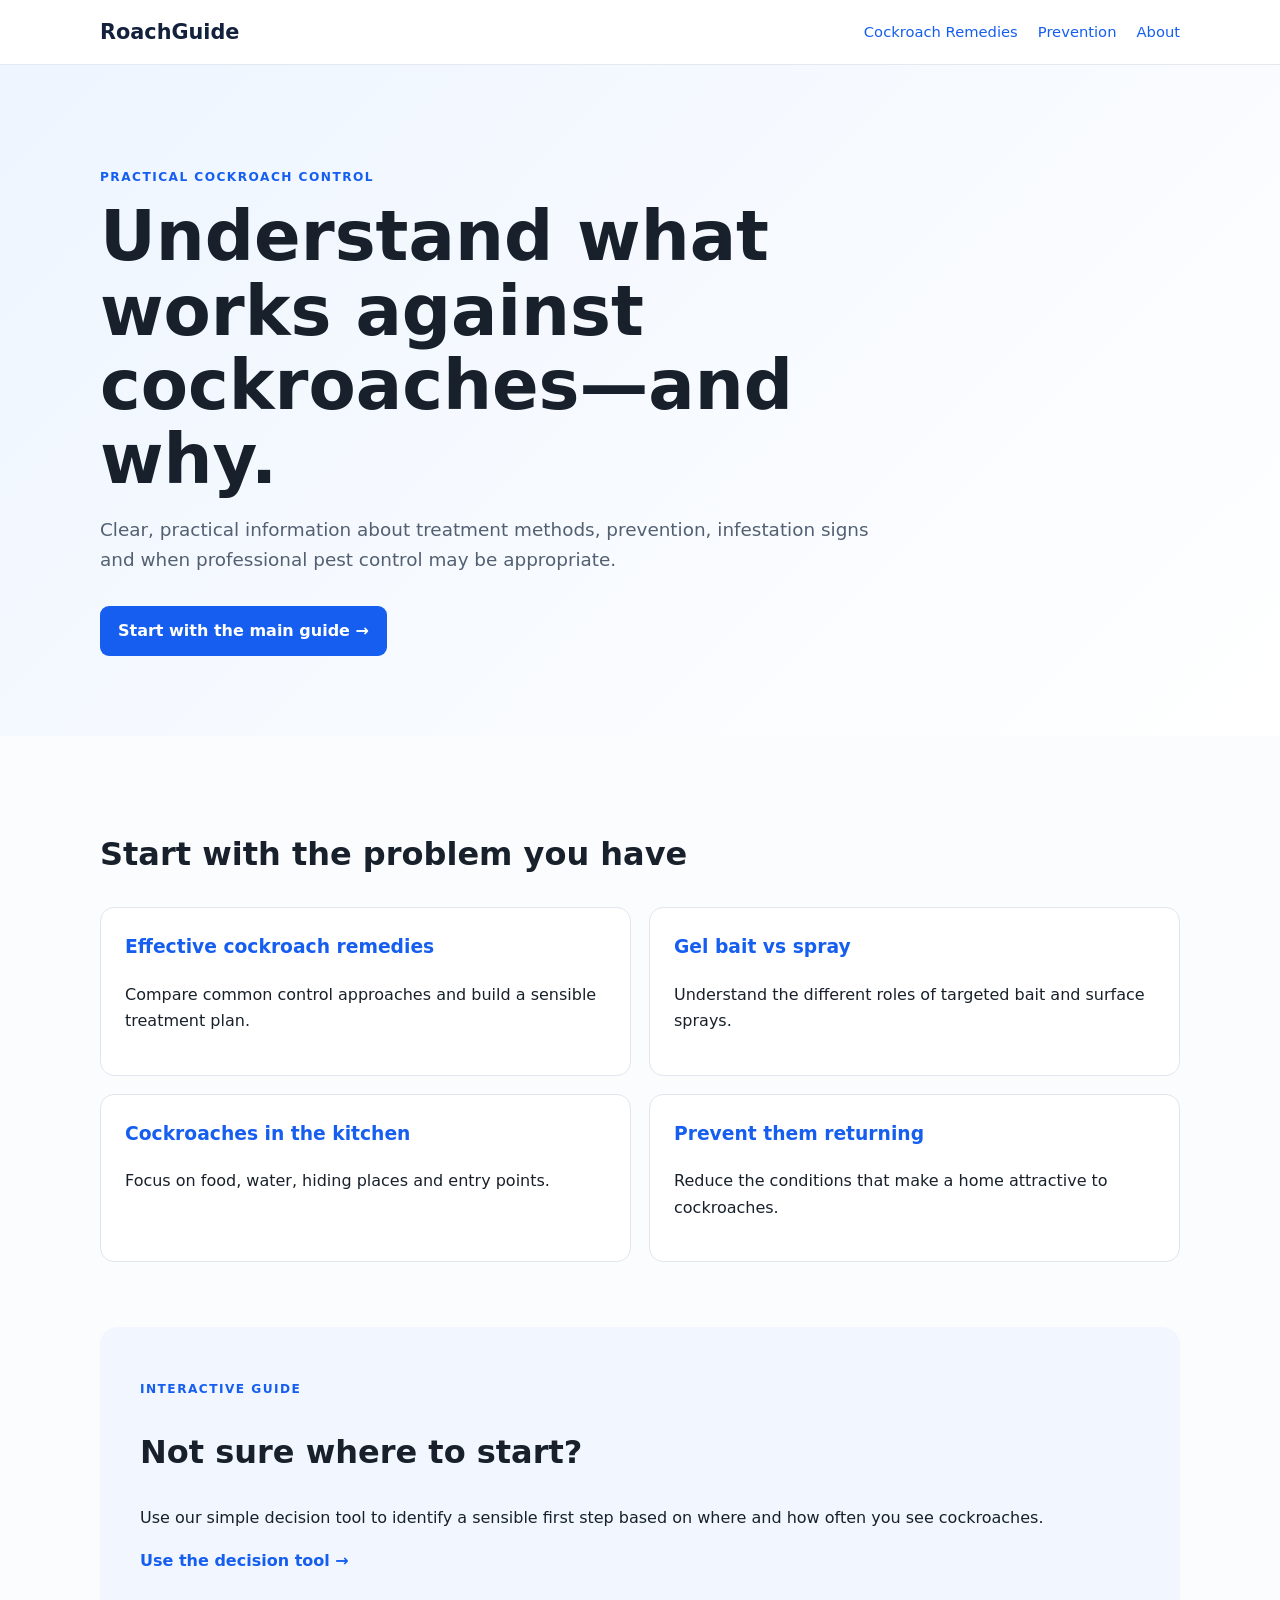
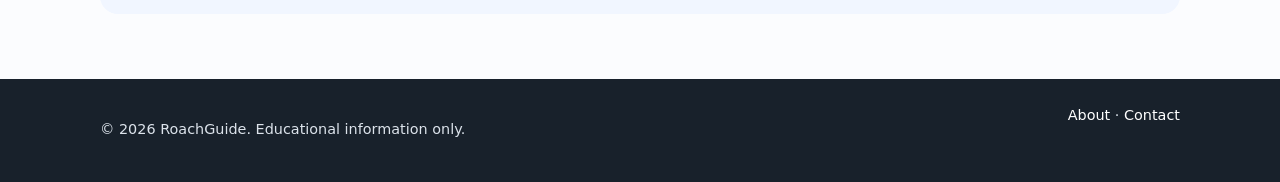
<file: index.html>
<!doctype html>
<html lang="en-IN">
<head>
  <meta charset="utf-8">
  <meta name="viewport" content="width=device-width, initial-scale=1">
  <title>RoachGuide | Practical Cockroach Control</title>
  <meta name="description" content="Practical, evidence-based guidance on cockroach control, treatment options, prevention and infestation signs for Indian homes.">
  <link rel="canonical" href="https://shiva2802.github.io/roachguide/index.html">
  <link rel="stylesheet" href="css/style.css">
  <meta property="og:title" content="RoachGuide | Practical Cockroach Control">
  <meta property="og:description" content="Understand cockroach control methods, prevention and treatment options.">
  <meta property="og:type" content="website">
  <script type="application/ld+json">
  {
    "@context":"https://schema.org",
    "@type":"WebSite",
    "name":"RoachGuide",
    "url":"https://YOUR-SITE.example/"
  }
  </script>
</head>
<body>
<header class="site-header">
  <div class="container nav">
    <a class="brand" href="index.html">RoachGuide</a>
    <nav>
      <a href="cockroach-control/effective-cockroach-killing-remedy.html">Cockroach Remedies</a>
      <a href="cockroach-control/prevent-cockroaches.html">Prevention</a>
      <a href="about.html">About</a>
    </nav>
  </div>
</header>

<main>
<section class="hero">
  <div class="container">
    <p class="eyebrow">PRACTICAL COCKROACH CONTROL</p>
    <h1>Understand what works against cockroaches—and why.</h1>
    <p class="lead">Clear, practical information about treatment methods, prevention, infestation signs and when professional pest control may be appropriate.</p>
    <a class="button" href="cockroach-control/effective-cockroach-killing-remedy.html">Start with the main guide →</a>
  </div>
</section>

<section class="container section">
  <h2>Start with the problem you have</h2>
  <div class="cards">
    <article class="card">
      <h3><a href="cockroach-control/effective-cockroach-killing-remedy.html">Effective cockroach remedies</a></h3>
      <p>Compare common control approaches and build a sensible treatment plan.</p>
    </article>
    <article class="card">
      <h3><a href="cockroach-control/gel-bait-vs-spray.html">Gel bait vs spray</a></h3>
      <p>Understand the different roles of targeted bait and surface sprays.</p>
    </article>
    <article class="card">
      <h3><a href="cockroach-control/cockroach-in-kitchen.html">Cockroaches in the kitchen</a></h3>
      <p>Focus on food, water, hiding places and entry points.</p>
    </article>
    <article class="card">
      <h3><a href="cockroach-control/prevent-cockroaches.html">Prevent them returning</a></h3>
      <p>Reduce the conditions that make a home attractive to cockroaches.</p>
    </article>
  </div>
</section>

<section class="container section tool-preview">
  <div>
    <p class="eyebrow">INTERACTIVE GUIDE</p>
    <h2>Not sure where to start?</h2>
    <p>Use our simple decision tool to identify a sensible first step based on where and how often you see cockroaches.</p>
    <a class="text-link" href="/cockroach-control/effective-cockroach-killing-remedy.html#decision-tool">Use the decision tool →</a>
  </div>
</section>
</main>

<footer>
  <div class="container footer-inner">
    <p>© 2026 RoachGuide. Educational information only.</p>
    <div><a href="about.html">About</a> · <a href="contact.html">Contact</a></div>
  </div>
</footer>
</body>
</html>
</file>
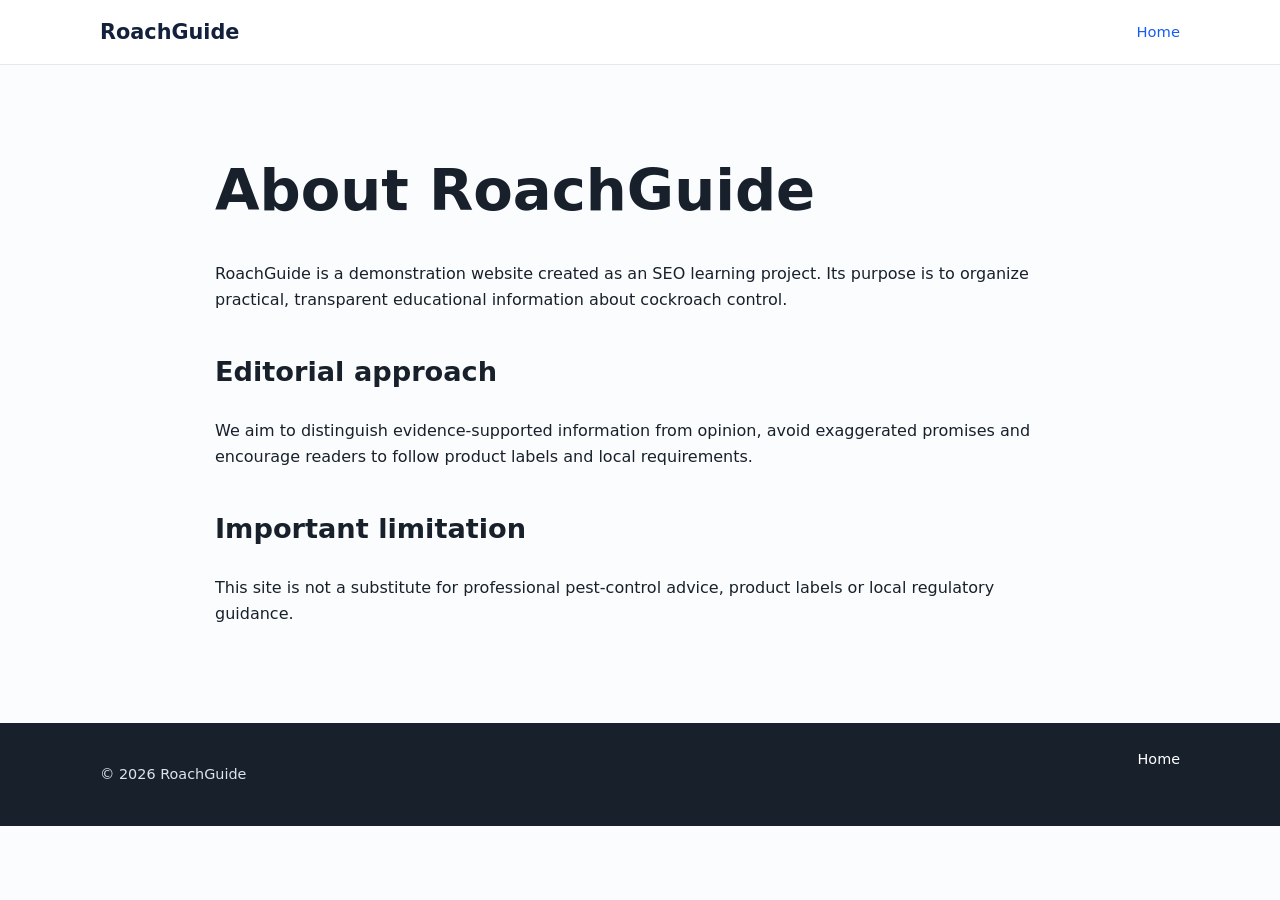
<file: about.html>
<!doctype html>
<html lang="en-IN"><head><meta charset="utf-8"><meta name="viewport" content="width=device-width, initial-scale=1">
<title>About RoachGuide</title><meta name="description" content="About RoachGuide, an educational demonstration site for learning pest-control information and SEO.">
<link rel="canonical" href="https://shiva2802.github.io/roachguide/about.html"><link rel="stylesheet" href="css/style.css"></head>
<body><header class="site-header"><div class="container nav"><a class="brand" href="index.html">RoachGuide</a><nav><a href="index.html">Home</a></nav></div></header>
<main class="container article"><h1>About RoachGuide</h1>
<p>RoachGuide is a demonstration website created as an SEO learning project. Its purpose is to organize practical, transparent educational information about cockroach control.</p>
<h2>Editorial approach</h2><p>We aim to distinguish evidence-supported information from opinion, avoid exaggerated promises and encourage readers to follow product labels and local requirements.</p>
<h2>Important limitation</h2><p>This site is not a substitute for professional pest-control advice, product labels or local regulatory guidance.</p>
</main><footer><div class="container footer-inner"><p>© 2026 RoachGuide</p><a href="index.html">Home</a></div></footer></body></html>
</file>
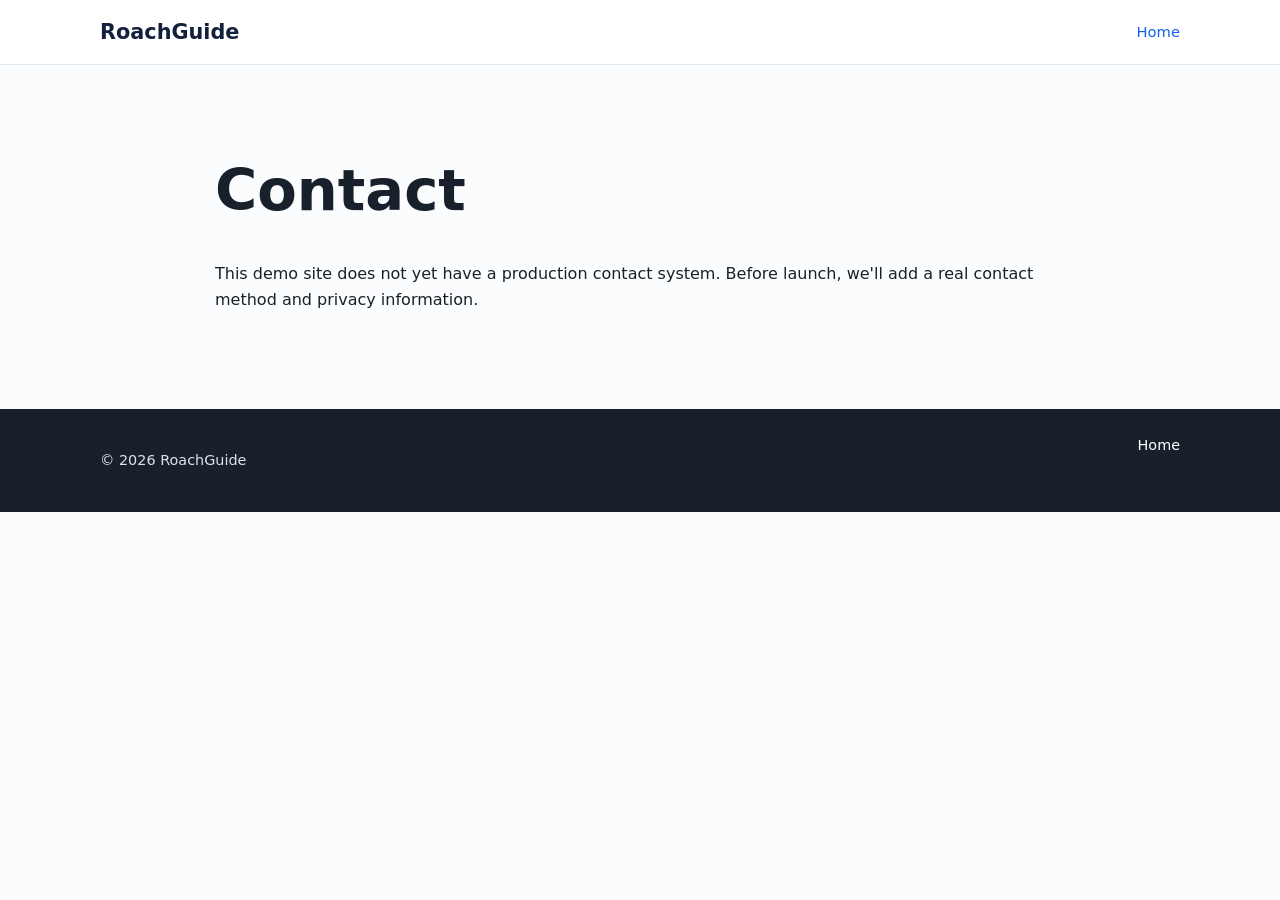
<file: contact.html>
<!doctype html>
<html lang="en-IN"><head><meta charset="utf-8"><meta name="viewport" content="width=device-width, initial-scale=1">
<title>Contact RoachGuide</title><meta name="description" content="Contact page for RoachGuide.">
<link rel="canonical" href="https://shiva2802.github.io/roachguide/contact.html"><link rel="stylesheet" href="css/style.css"></head>
<body><header class="site-header"><div class="container nav"><a class="brand" href="index.html">RoachGuide</a><nav><a href="index.html">Home</a></nav></div></header>
<main class="container article"><h1>Contact</h1><p>This demo site does not yet have a production contact system. Before launch, we'll add a real contact method and privacy information.</p></main>
<footer><div class="container footer-inner"><p>© 2026 RoachGuide</p><a href="index.html">Home</a></div></footer></body></html>
</file>
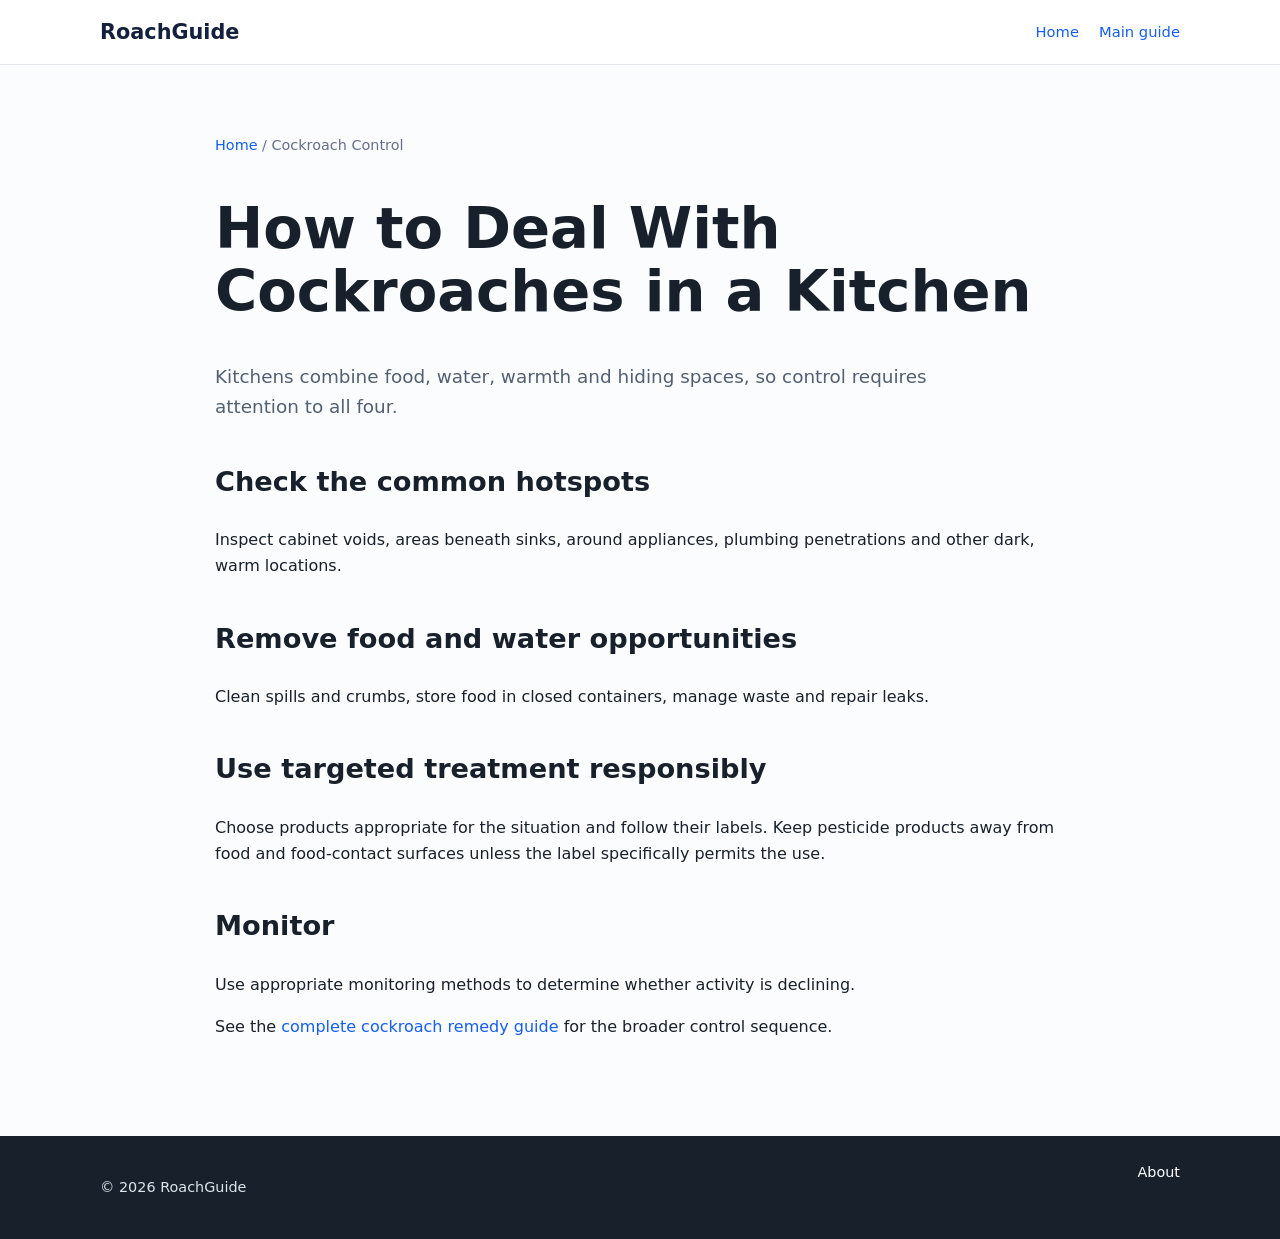
<file: cockroach-control/cockroach-in-kitchen.html>
<!doctype html>
<html lang="en-IN"><head><meta charset="utf-8"><meta name="viewport" content="width=device-width, initial-scale=1">
<title>How to Deal With Cockroaches in a Kitchen | RoachGuide</title>
<meta name="description" content="A practical kitchen-focused cockroach control checklist covering food, water, hiding areas, monitoring and prevention.">
<link rel="canonical" href="https://shiva2802.github.io/roachguide/cockroach-control/cockroach-in-kitchen.html"><link rel="stylesheet" href="../css/style.css"></head>
<body><header class="site-header"><div class="container nav"><a class="brand" href="../index.html">RoachGuide</a><nav><a href="../index.html">Home</a><a href="../cockroach-control/effective-cockroach-killing-remedy.html">Main guide</a></nav></div></header>
<main class="container article"><p class="breadcrumb"><a href="../index.html">Home</a> / Cockroach Control</p><h1>How to Deal With Cockroaches in a Kitchen</h1>
<p class="lead">Kitchens combine food, water, warmth and hiding spaces, so control requires attention to all four.</p>
<h2>Check the common hotspots</h2><p>Inspect cabinet voids, areas beneath sinks, around appliances, plumbing penetrations and other dark, warm locations.</p>
<h2>Remove food and water opportunities</h2><p>Clean spills and crumbs, store food in closed containers, manage waste and repair leaks.</p>
<h2>Use targeted treatment responsibly</h2><p>Choose products appropriate for the situation and follow their labels. Keep pesticide products away from food and food-contact surfaces unless the label specifically permits the use.</p>
<h2>Monitor</h2><p>Use appropriate monitoring methods to determine whether activity is declining.</p>
<p>See the <a href="../cockroach-control/effective-cockroach-killing-remedy.html">complete cockroach remedy guide</a> for the broader control sequence.</p>
</main><footer><div class="container footer-inner"><p>© 2026 RoachGuide</p><a href="../about.html">About</a></div></footer></body></html>
</file>
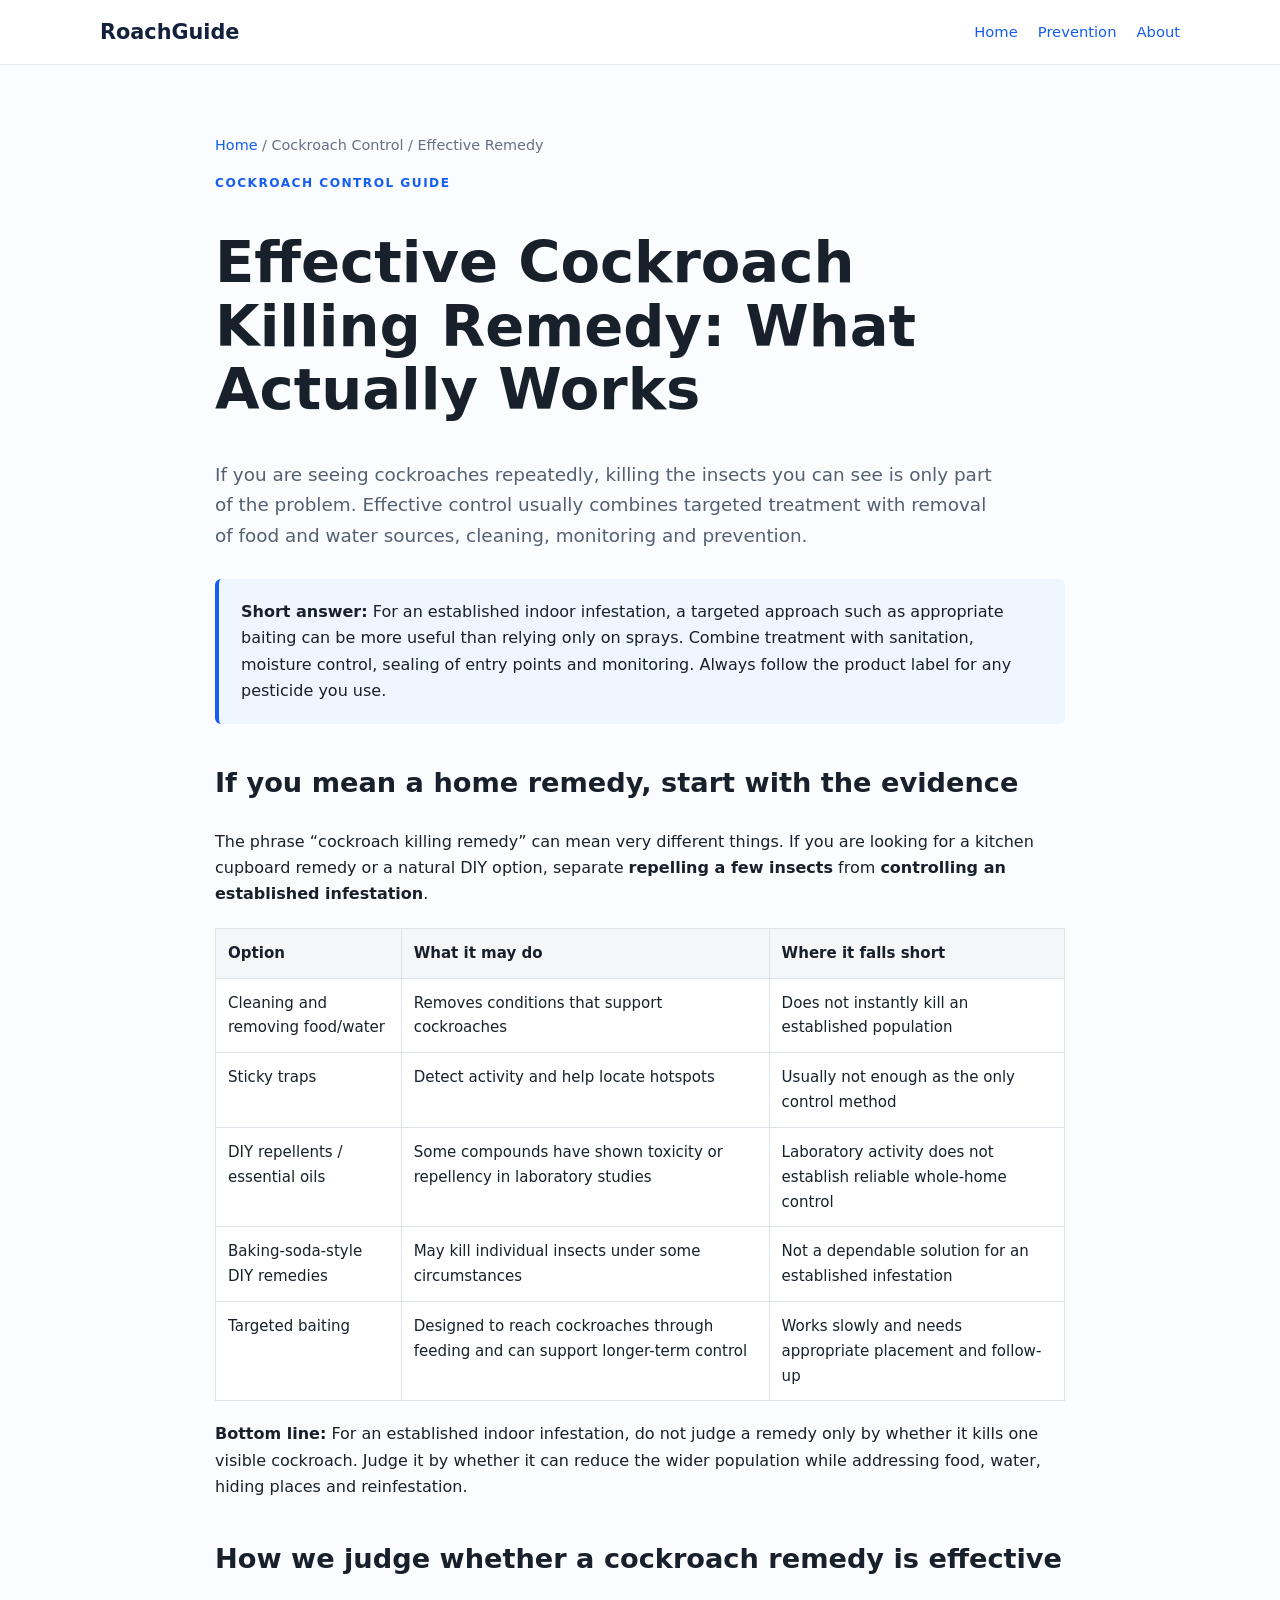
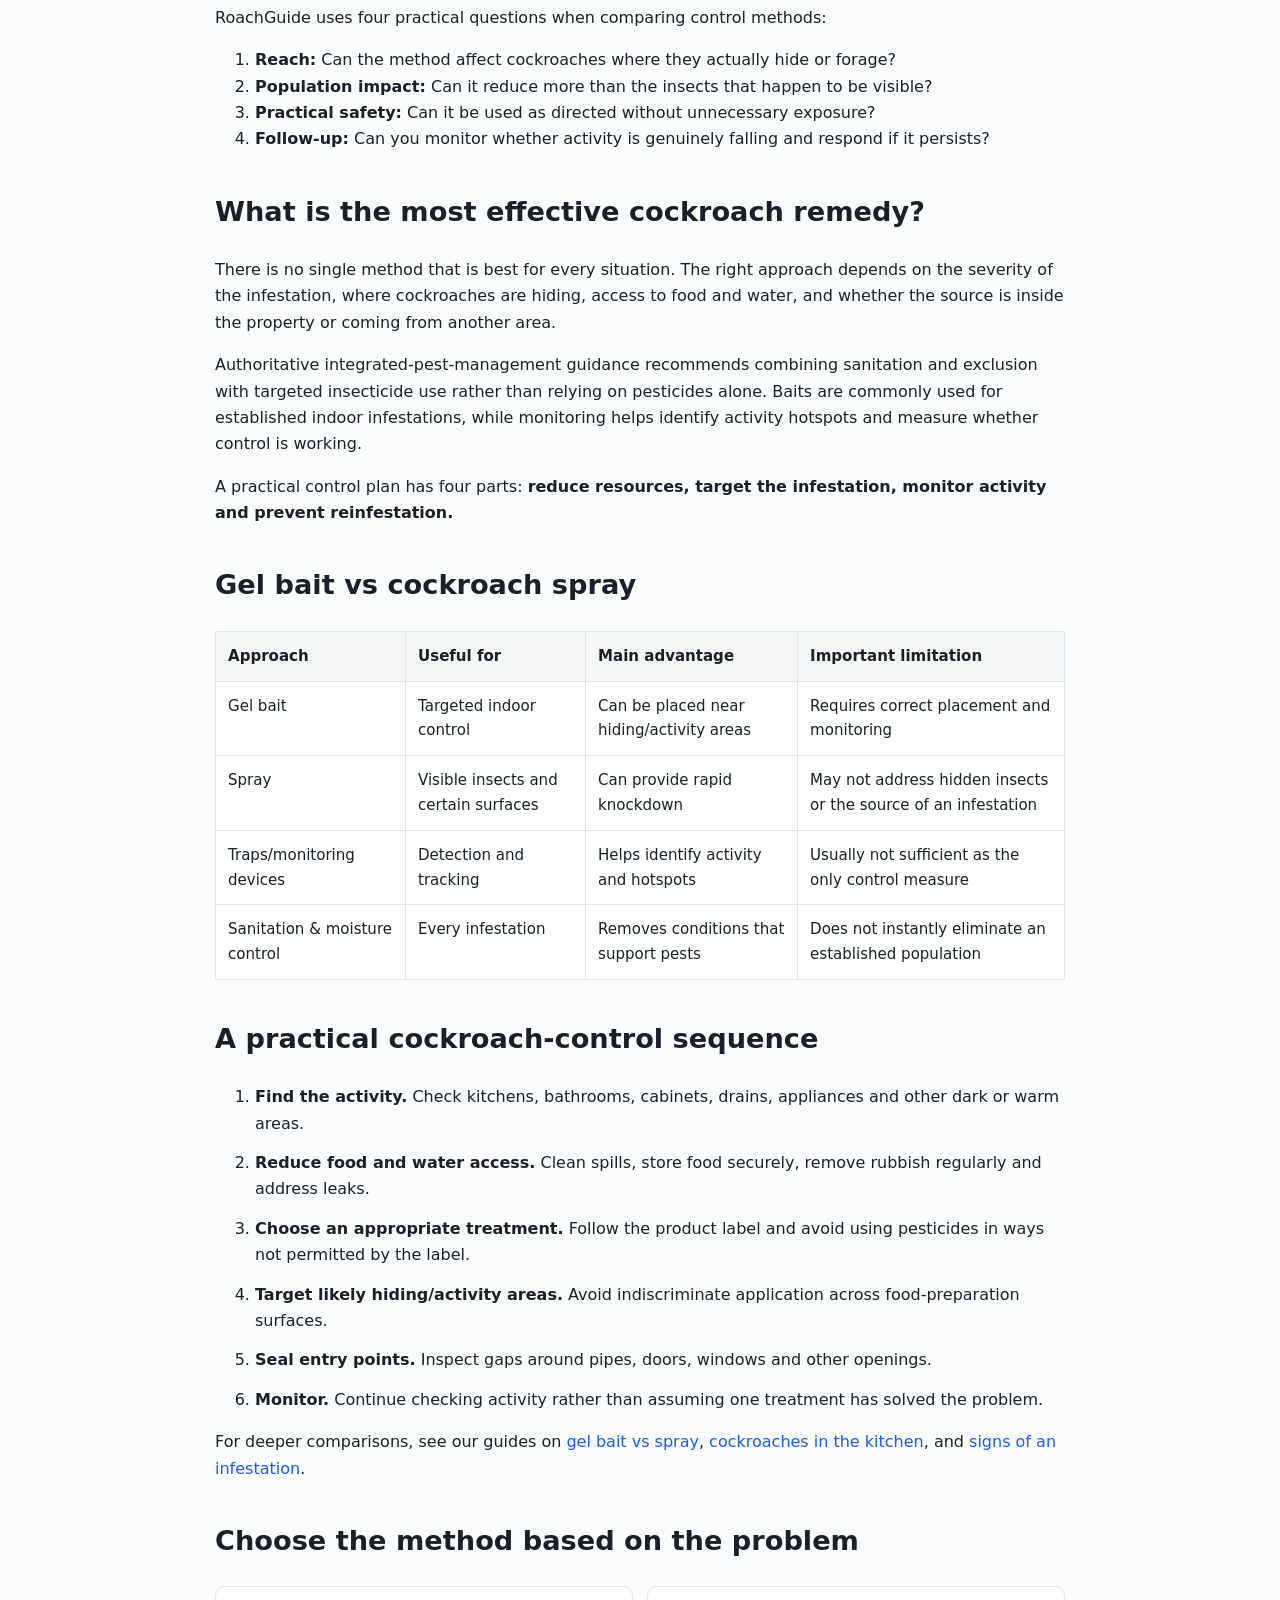
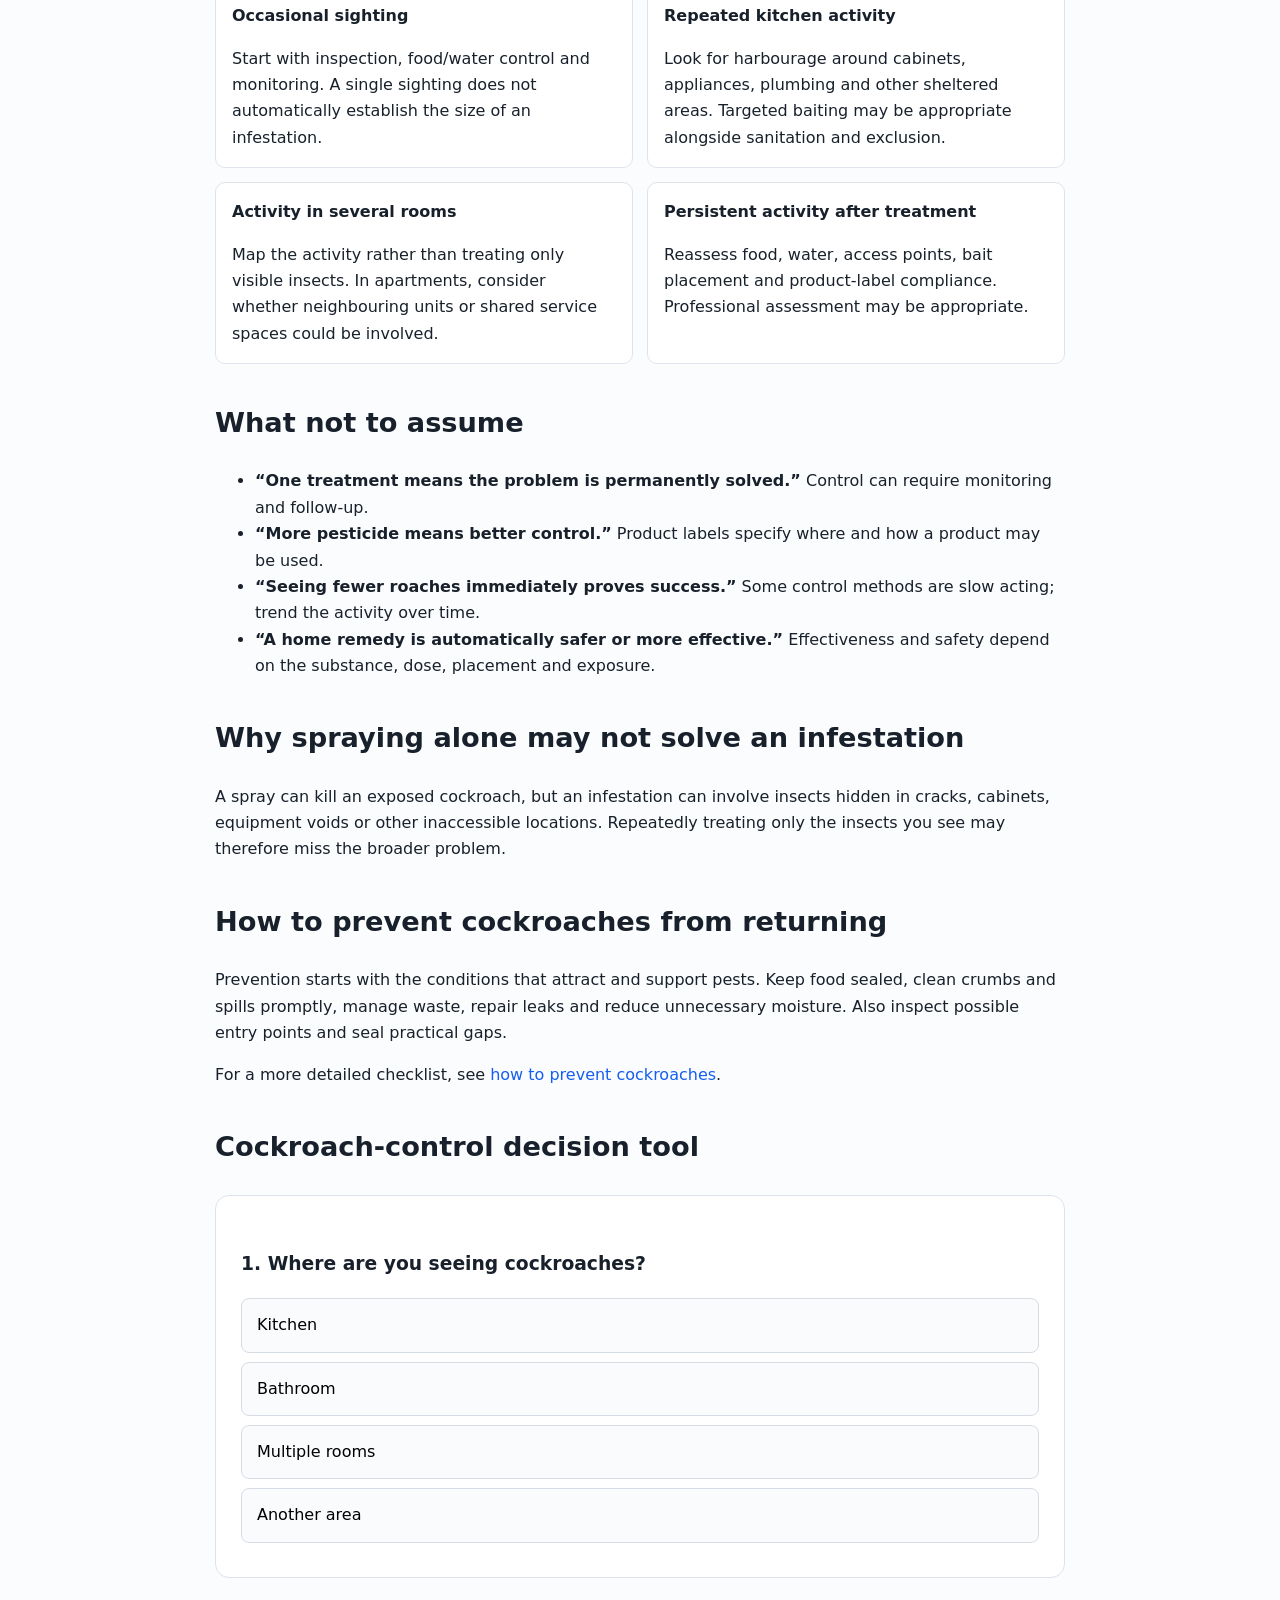
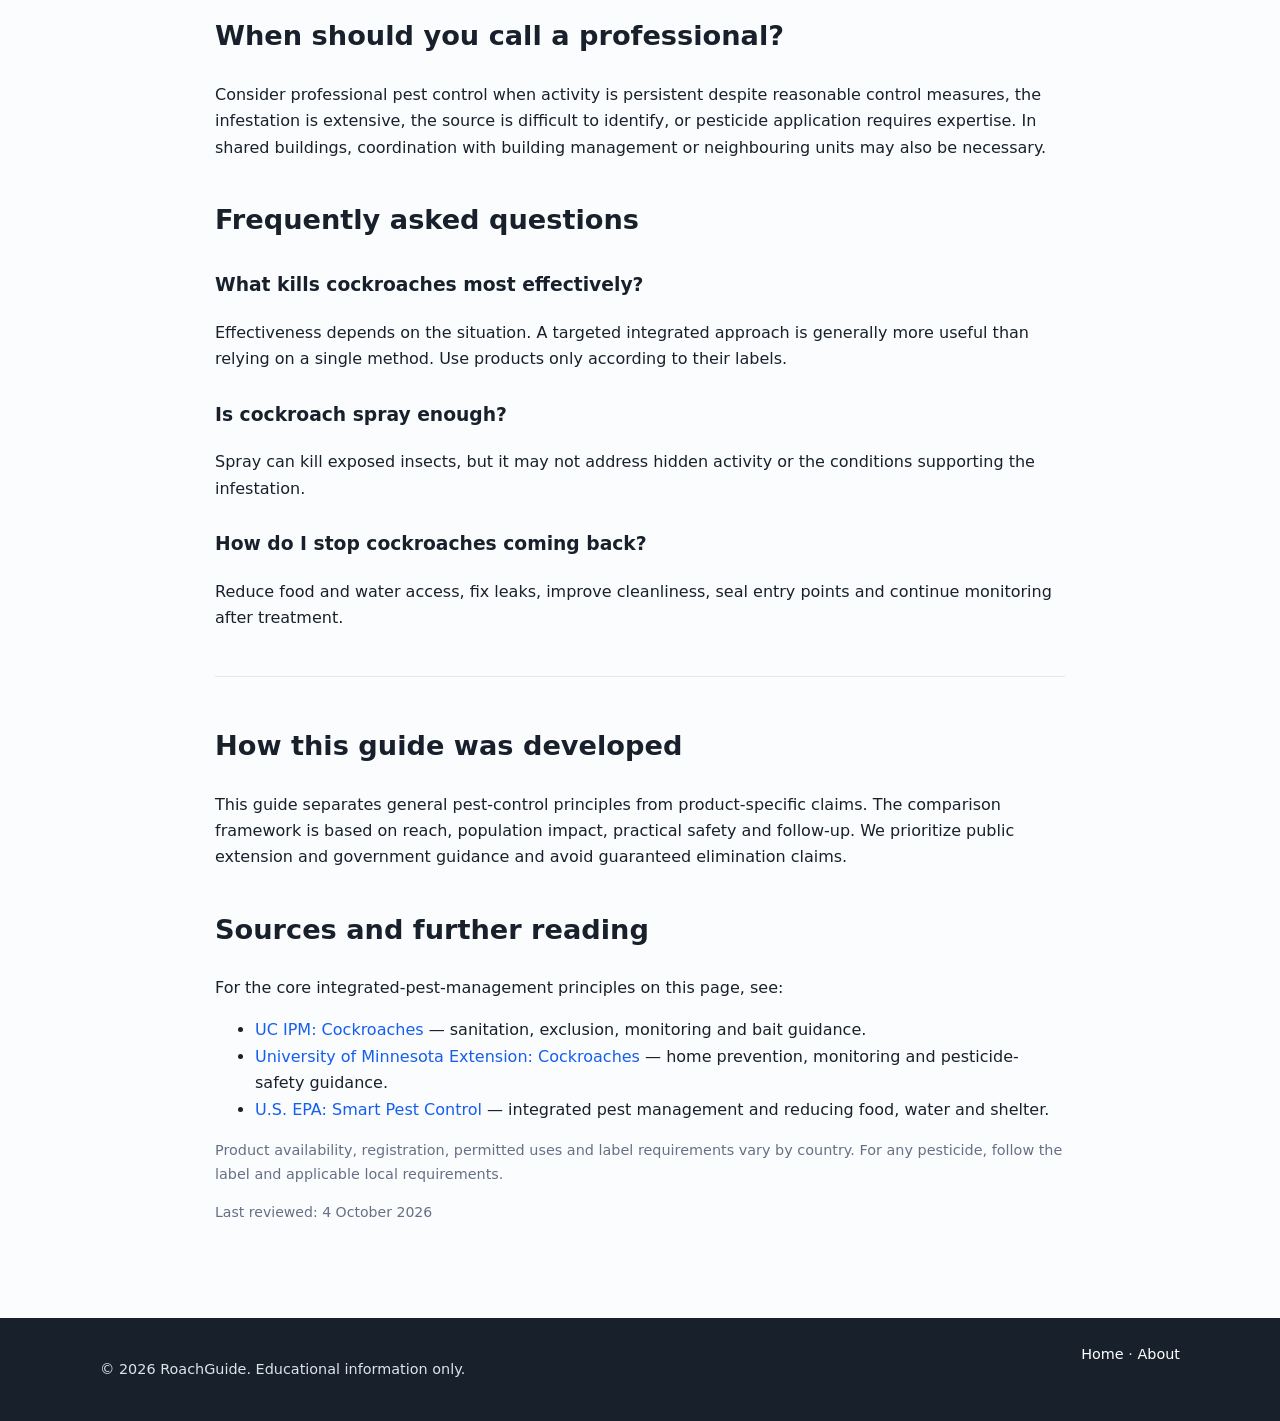
<file: cockroach-control/effective-cockroach-killing-remedy.html>
<!doctype html>
<html lang="en-IN">
<head>
  <meta charset="utf-8">
  <meta name="viewport" content="width=device-width, initial-scale=1">
  <title>Effective Cockroach Killing Remedy: What Actually Works | RoachGuide</title>
  <meta name="description" content="Looking for an effective cockroach killing remedy? Compare bait, spray and home-remedy options, learn what works for established infestations, and see how to prevent cockroaches from returning.">
  <link rel="canonical" href="https://shiva2802.github.io/roachguide/cockroach-control/effective-cockroach-killing-remedy.html">
  <link rel="stylesheet" href="../css/style.css">
  <script type="application/ld+json">
  {
    "@context":"https://schema.org",
    "@type":"Article",
    "headline":"Effective Cockroach Killing Remedies: What Actually Works",
    "description":"A practical guide to cockroach control methods, prevention and monitoring.",
    "author":{"@type":"Organization","name":"RoachGuide Editorial Team"},
    "publisher":{"@type":"Organization","name":"RoachGuide"},
    "mainEntityOfPage":{"@type":"WebPage","@id":"https://shiva2802.github.io/roachguide/cockroach-control/effective-cockroach-killing-remedy.html"},
    "datePublished":"2026-10-04",
    "dateModified":"2026-10-04"
  }
  </script>
</head>
<body>
<header class="site-header"><div class="container nav"><a class="brand" href="../index.html">RoachGuide</a><nav><a href="../index.html">Home</a><a href="../cockroach-control/prevent-cockroaches.html">Prevention</a><a href="../about.html">About</a></nav></div></header>

<main class="container article">
  <p class="breadcrumb"><a href="../index.html">Home</a> / Cockroach Control / Effective Remedy</p>
  <p class="eyebrow">COCKROACH CONTROL GUIDE</p>
  <h1>Effective Cockroach Killing Remedy: What Actually Works</h1>
  <p class="lead">If you are seeing cockroaches repeatedly, killing the insects you can see is only part of the problem. Effective control usually combines targeted treatment with removal of food and water sources, cleaning, monitoring and prevention.</p>

  <div class="answer-box">
    <strong>Short answer:</strong> For an established indoor infestation, a targeted approach such as appropriate baiting can be more useful than relying only on sprays. Combine treatment with sanitation, moisture control, sealing of entry points and monitoring. Always follow the product label for any pesticide you use.
  </div>

  <h2>If you mean a home remedy, start with the evidence</h2>
  <p>The phrase “cockroach killing remedy” can mean very different things. If you are looking for a kitchen cupboard remedy or a natural DIY option, separate <strong>repelling a few insects</strong> from <strong>controlling an established infestation</strong>.</p>
  <table>
    <thead><tr><th>Option</th><th>What it may do</th><th>Where it falls short</th></tr></thead>
    <tbody>
      <tr><td>Cleaning and removing food/water</td><td>Removes conditions that support cockroaches</td><td>Does not instantly kill an established population</td></tr>
      <tr><td>Sticky traps</td><td>Detect activity and help locate hotspots</td><td>Usually not enough as the only control method</td></tr>
      <tr><td>DIY repellents / essential oils</td><td>Some compounds have shown toxicity or repellency in laboratory studies</td><td>Laboratory activity does not establish reliable whole-home control</td></tr>
      <tr><td>Baking-soda-style DIY remedies</td><td>May kill individual insects under some circumstances</td><td>Not a dependable solution for an established infestation</td></tr>
      <tr><td>Targeted baiting</td><td>Designed to reach cockroaches through feeding and can support longer-term control</td><td>Works slowly and needs appropriate placement and follow-up</td></tr>
    </tbody>
  </table>
  <p><strong>Bottom line:</strong> For an established indoor infestation, do not judge a remedy only by whether it kills one visible cockroach. Judge it by whether it can reduce the wider population while addressing food, water, hiding places and reinfestation.</p>

  <h2>How we judge whether a cockroach remedy is effective</h2>
  <p>RoachGuide uses four practical questions when comparing control methods:</p>
  <ol>
    <li><strong>Reach:</strong> Can the method affect cockroaches where they actually hide or forage?</li>
    <li><strong>Population impact:</strong> Can it reduce more than the insects that happen to be visible?</li>
    <li><strong>Practical safety:</strong> Can it be used as directed without unnecessary exposure?</li>
    <li><strong>Follow-up:</strong> Can you monitor whether activity is genuinely falling and respond if it persists?</li>
  </ol>

  <h2>What is the most effective cockroach remedy?</h2>
  <p>There is no single method that is best for every situation. The right approach depends on the severity of the infestation, where cockroaches are hiding, access to food and water, and whether the source is inside the property or coming from another area.</p>
  <p>Authoritative integrated-pest-management guidance recommends combining sanitation and exclusion with targeted insecticide use rather than relying on pesticides alone. Baits are commonly used for established indoor infestations, while monitoring helps identify activity hotspots and measure whether control is working.</p>
  <p>A practical control plan has four parts: <strong>reduce resources, target the infestation, monitor activity and prevent reinfestation.</strong></p>

  <h2>Gel bait vs cockroach spray</h2>
  <table>
    <thead><tr><th>Approach</th><th>Useful for</th><th>Main advantage</th><th>Important limitation</th></tr></thead>
    <tbody>
      <tr><td>Gel bait</td><td>Targeted indoor control</td><td>Can be placed near hiding/activity areas</td><td>Requires correct placement and monitoring</td></tr>
      <tr><td>Spray</td><td>Visible insects and certain surfaces</td><td>Can provide rapid knockdown</td><td>May not address hidden insects or the source of an infestation</td></tr>
      <tr><td>Traps/monitoring devices</td><td>Detection and tracking</td><td>Helps identify activity and hotspots</td><td>Usually not sufficient as the only control measure</td></tr>
      <tr><td>Sanitation & moisture control</td><td>Every infestation</td><td>Removes conditions that support pests</td><td>Does not instantly eliminate an established population</td></tr>
    </tbody>
  </table>

  <h2>A practical cockroach-control sequence</h2>
  <ol class="steps">
    <li><strong>Find the activity.</strong> Check kitchens, bathrooms, cabinets, drains, appliances and other dark or warm areas.</li>
    <li><strong>Reduce food and water access.</strong> Clean spills, store food securely, remove rubbish regularly and address leaks.</li>
    <li><strong>Choose an appropriate treatment.</strong> Follow the product label and avoid using pesticides in ways not permitted by the label.</li>
    <li><strong>Target likely hiding/activity areas.</strong> Avoid indiscriminate application across food-preparation surfaces.</li>
    <li><strong>Seal entry points.</strong> Inspect gaps around pipes, doors, windows and other openings.</li>
    <li><strong>Monitor.</strong> Continue checking activity rather than assuming one treatment has solved the problem.</li>
  </ol>

  <p>For deeper comparisons, see our guides on <a href="gel-bait-vs-spray.html">gel bait vs spray</a>, <a href="cockroach-in-kitchen.html">cockroaches in the kitchen</a>, and <a href="signs-of-infestation.html">signs of an infestation</a>.</p>

  <h2>Choose the method based on the problem</h2>
  <div class="decision-grid">
    <div><strong>Occasional sighting</strong><p>Start with inspection, food/water control and monitoring. A single sighting does not automatically establish the size of an infestation.</p></div>
    <div><strong>Repeated kitchen activity</strong><p>Look for harbourage around cabinets, appliances, plumbing and other sheltered areas. Targeted baiting may be appropriate alongside sanitation and exclusion.</p></div>
    <div><strong>Activity in several rooms</strong><p>Map the activity rather than treating only visible insects. In apartments, consider whether neighbouring units or shared service spaces could be involved.</p></div>
    <div><strong>Persistent activity after treatment</strong><p>Reassess food, water, access points, bait placement and product-label compliance. Professional assessment may be appropriate.</p></div>
  </div>

  <h2>What not to assume</h2>
  <ul>
    <li><strong>“One treatment means the problem is permanently solved.”</strong> Control can require monitoring and follow-up.</li>
    <li><strong>“More pesticide means better control.”</strong> Product labels specify where and how a product may be used.</li>
    <li><strong>“Seeing fewer roaches immediately proves success.”</strong> Some control methods are slow acting; trend the activity over time.</li>
    <li><strong>“A home remedy is automatically safer or more effective.”</strong> Effectiveness and safety depend on the substance, dose, placement and exposure.</li>
  </ul>

  <h2>Why spraying alone may not solve an infestation</h2>
  <p>A spray can kill an exposed cockroach, but an infestation can involve insects hidden in cracks, cabinets, equipment voids or other inaccessible locations. Repeatedly treating only the insects you see may therefore miss the broader problem.</p>

  <h2>How to prevent cockroaches from returning</h2>
  <p>Prevention starts with the conditions that attract and support pests. Keep food sealed, clean crumbs and spills promptly, manage waste, repair leaks and reduce unnecessary moisture. Also inspect possible entry points and seal practical gaps.</p>
  <p>For a more detailed checklist, see <a href="../cockroach-control/prevent-cockroaches.html">how to prevent cockroaches</a>.</p>

  <h2 id="decision-tool">Cockroach-control decision tool</h2>
  <div class="tool" id="roach-tool">
    <div class="tool-step active" data-step="1">
      <h3>1. Where are you seeing cockroaches?</h3>
      <button data-value="kitchen">Kitchen</button>
      <button data-value="bathroom">Bathroom</button>
      <button data-value="multiple">Multiple rooms</button>
      <button data-value="other">Another area</button>
    </div>
    <div class="tool-step" data-step="2">
      <h3>2. How often are you seeing them?</h3>
      <button data-value="occasional">Occasionally</button>
      <button data-value="frequent">Every few days</button>
      <button data-value="daily">Every day</button>
      <button data-value="many">Several per day</button>
    </div>
    <div class="tool-step" data-step="3">
      <h3>3. Are you seeing small nymphs or very young cockroaches?</h3>
      <button data-value="yes">Yes</button>
      <button data-value="no">No</button>
      <button data-value="unsure">Not sure</button>
    </div>
    <div class="tool-result" hidden></div>
  </div>
  <script src="../js/decision-tool.js"></script>

  <h2>When should you call a professional?</h2>
  <p>Consider professional pest control when activity is persistent despite reasonable control measures, the infestation is extensive, the source is difficult to identify, or pesticide application requires expertise. In shared buildings, coordination with building management or neighbouring units may also be necessary.</p>

  <h2>Frequently asked questions</h2>
  <h3>What kills cockroaches most effectively?</h3>
  <p>Effectiveness depends on the situation. A targeted integrated approach is generally more useful than relying on a single method. Use products only according to their labels.</p>
  <h3>Is cockroach spray enough?</h3>
  <p>Spray can kill exposed insects, but it may not address hidden activity or the conditions supporting the infestation.</p>
  <h3>How do I stop cockroaches coming back?</h3>
  <p>Reduce food and water access, fix leaks, improve cleanliness, seal entry points and continue monitoring after treatment.</p>

  <div class="sources">
    <h2>How this guide was developed</h2>
    <p>This guide separates general pest-control principles from product-specific claims. The comparison framework is based on reach, population impact, practical safety and follow-up. We prioritize public extension and government guidance and avoid guaranteed elimination claims.</p>

    <h2>Sources and further reading</h2>
    <p>For the core integrated-pest-management principles on this page, see:</p>
    <ul>
      <li><a href="https://ipm.ucanr.edu/home-and-landscape/cockroaches/">UC IPM: Cockroaches</a> — sanitation, exclusion, monitoring and bait guidance.</li>
      <li><a href="https://extension.umn.edu/garden-and-home/home-maintenance/household-insects/cockroaches">University of Minnesota Extension: Cockroaches</a> — home prevention, monitoring and pesticide-safety guidance.</li>
      <li><a href="https://www.epa.gov/pesticides/smart-pest-control-protect-your-health">U.S. EPA: Smart Pest Control</a> — integrated pest management and reducing food, water and shelter.</li>
    </ul>
    <p class="source-note">Product availability, registration, permitted uses and label requirements vary by country. For any pesticide, follow the label and applicable local requirements.</p>
  </div>

  <p class="last-updated">Last reviewed: 4 October 2026</p>
</main>
<footer><div class="container footer-inner"><p>© 2026 RoachGuide. Educational information only.</p><div><a href="../index.html">Home</a> · <a href="../about.html">About</a></div></div></footer>
</body>
</html>
</file>
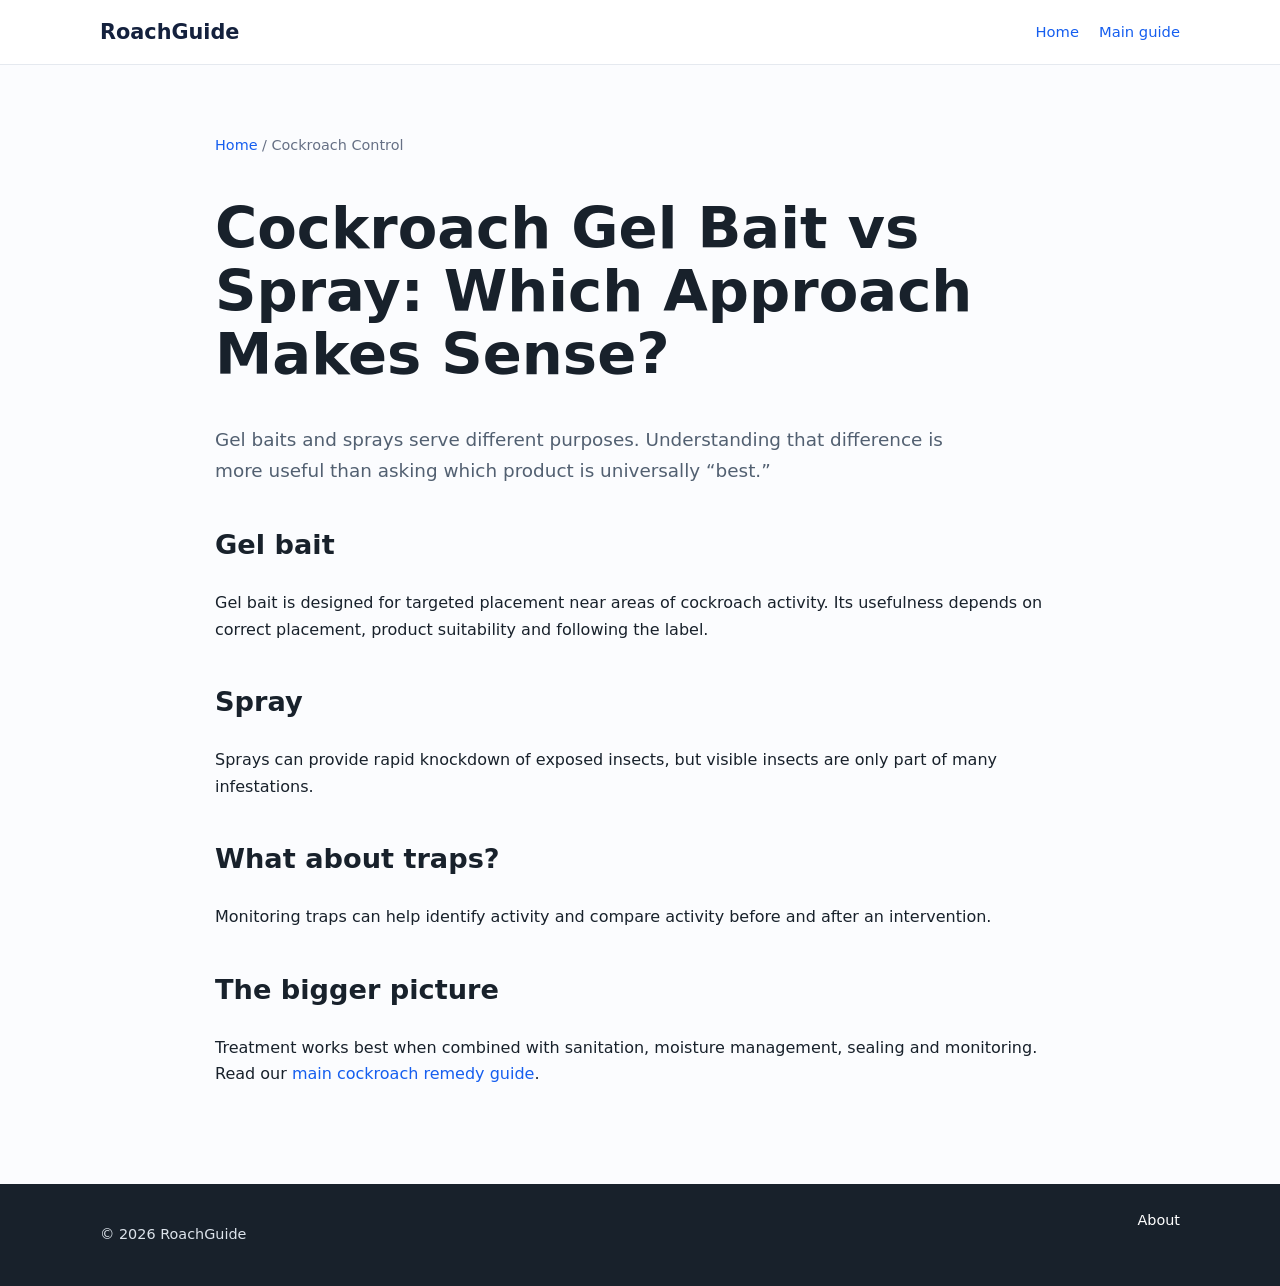
<file: cockroach-control/gel-bait-vs-spray.html>
<!doctype html>
<html lang="en-IN"><head>
<meta charset="utf-8"><meta name="viewport" content="width=device-width, initial-scale=1">
<title>Cockroach Gel Bait vs Spray: Which Approach Makes Sense?</title>
<meta name="description" content="Compare cockroach gel bait, sprays, traps and sanitation so you can understand the strengths and limitations of each approach.">
<link rel="canonical" href="https://shiva2802.github.io/roachguide/cockroach-control/gel-bait-vs-spray.html"><link rel="stylesheet" href="../css/style.css">
</head><body><header class="site-header"><div class="container nav"><a class="brand" href="../index.html">RoachGuide</a><nav><a href="../index.html">Home</a><a href="../cockroach-control/effective-cockroach-killing-remedy.html">Main guide</a></nav></div></header>
<main class="container article"><p class="breadcrumb"><a href="../index.html">Home</a> / Cockroach Control</p><h1>Cockroach Gel Bait vs Spray: Which Approach Makes Sense?</h1>
<p class="lead">Gel baits and sprays serve different purposes. Understanding that difference is more useful than asking which product is universally “best.”</p>
<h2>Gel bait</h2><p>Gel bait is designed for targeted placement near areas of cockroach activity. Its usefulness depends on correct placement, product suitability and following the label.</p>
<h2>Spray</h2><p>Sprays can provide rapid knockdown of exposed insects, but visible insects are only part of many infestations.</p>
<h2>What about traps?</h2><p>Monitoring traps can help identify activity and compare activity before and after an intervention.</p>
<h2>The bigger picture</h2><p>Treatment works best when combined with sanitation, moisture management, sealing and monitoring. Read our <a href="../cockroach-control/effective-cockroach-killing-remedy.html">main cockroach remedy guide</a>.</p>
</main><footer><div class="container footer-inner"><p>© 2026 RoachGuide</p><a href="../about.html">About</a></div></footer></body></html>
</file>
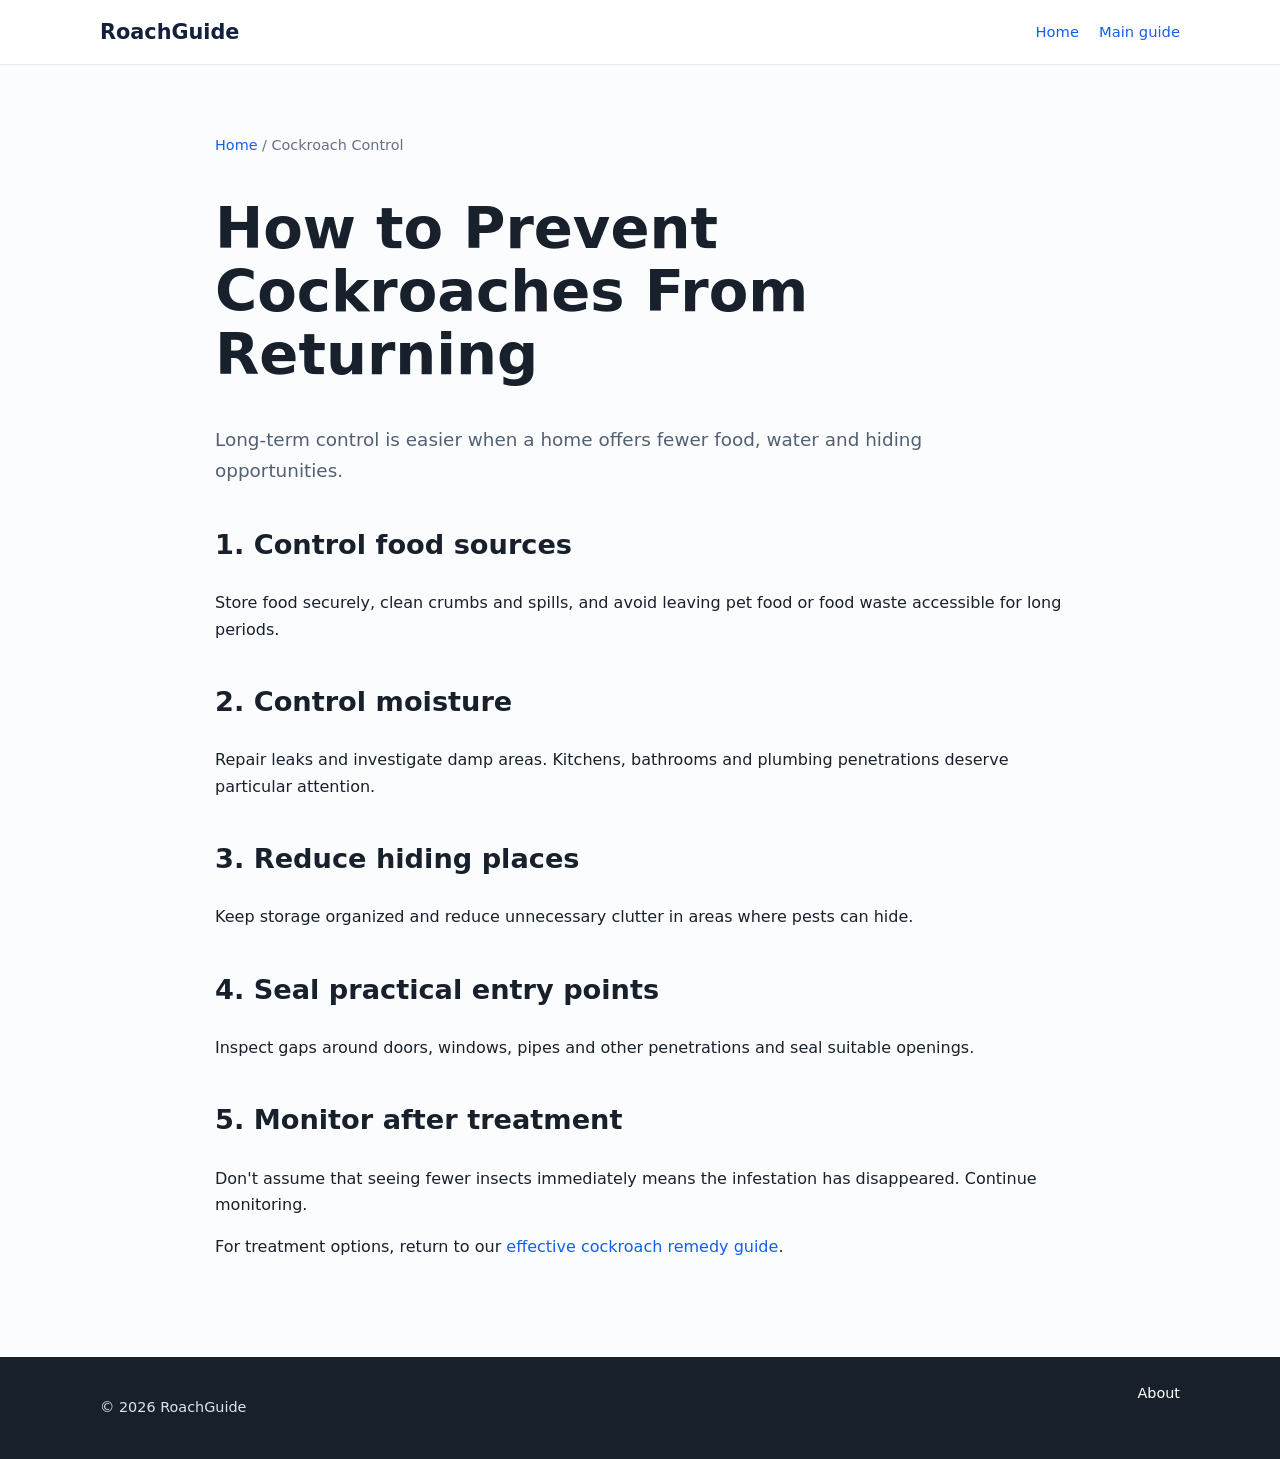
<file: cockroach-control/prevent-cockroaches.html>
<!doctype html>
<html lang="en-IN"><head><meta charset="utf-8"><meta name="viewport" content="width=device-width, initial-scale=1">
<title>How to Prevent Cockroaches From Returning | RoachGuide</title>
<meta name="description" content="A practical checklist for reducing food, water, hiding places and entry points that can support cockroach activity.">
<link rel="canonical" href="https://shiva2802.github.io/roachguide/cockroach-control/prevent-cockroaches.html"><link rel="stylesheet" href="../css/style.css"></head>
<body><header class="site-header"><div class="container nav"><a class="brand" href="../index.html">RoachGuide</a><nav><a href="../index.html">Home</a><a href="../cockroach-control/effective-cockroach-killing-remedy.html">Main guide</a></nav></div></header>
<main class="container article"><p class="breadcrumb"><a href="../index.html">Home</a> / Cockroach Control</p><h1>How to Prevent Cockroaches From Returning</h1>
<p class="lead">Long-term control is easier when a home offers fewer food, water and hiding opportunities.</p>
<h2>1. Control food sources</h2><p>Store food securely, clean crumbs and spills, and avoid leaving pet food or food waste accessible for long periods.</p>
<h2>2. Control moisture</h2><p>Repair leaks and investigate damp areas. Kitchens, bathrooms and plumbing penetrations deserve particular attention.</p>
<h2>3. Reduce hiding places</h2><p>Keep storage organized and reduce unnecessary clutter in areas where pests can hide.</p>
<h2>4. Seal practical entry points</h2><p>Inspect gaps around doors, windows, pipes and other penetrations and seal suitable openings.</p>
<h2>5. Monitor after treatment</h2><p>Don't assume that seeing fewer insects immediately means the infestation has disappeared. Continue monitoring.</p>
<p>For treatment options, return to our <a href="../cockroach-control/effective-cockroach-killing-remedy.html">effective cockroach remedy guide</a>.</p>
</main><footer><div class="container footer-inner"><p>© 2026 RoachGuide</p><a href="../about.html">About</a></div></footer></body></html>
</file>
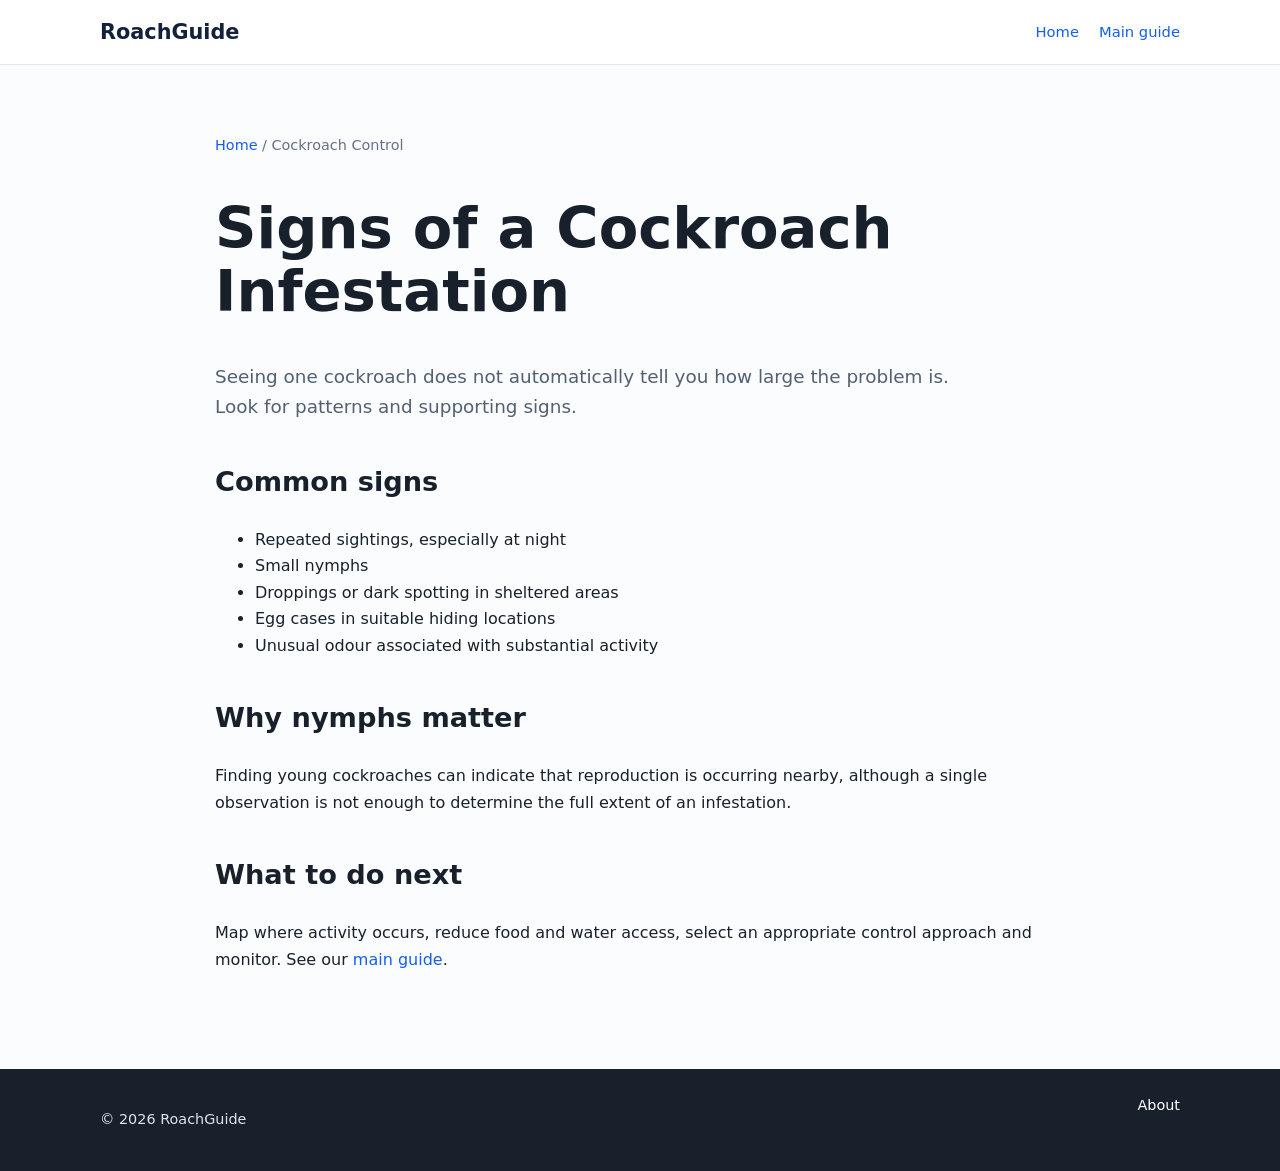
<file: cockroach-control/signs-of-infestation.html>
<!doctype html>
<html lang="en-IN"><head><meta charset="utf-8"><meta name="viewport" content="width=device-width, initial-scale=1">
<title>Signs of a Cockroach Infestation | RoachGuide</title>
<meta name="description" content="Learn common signs of cockroach activity and how to distinguish occasional sightings from a potentially established infestation.">
<link rel="canonical" href="https://shiva2802.github.io/roachguide/cockroach-control/signs-of-infestation.html"><link rel="stylesheet" href="../css/style.css"></head>
<body><header class="site-header"><div class="container nav"><a class="brand" href="../index.html">RoachGuide</a><nav><a href="../index.html">Home</a><a href="../cockroach-control/effective-cockroach-killing-remedy.html">Main guide</a></nav></div></header>
<main class="container article"><p class="breadcrumb"><a href="../index.html">Home</a> / Cockroach Control</p><h1>Signs of a Cockroach Infestation</h1>
<p class="lead">Seeing one cockroach does not automatically tell you how large the problem is. Look for patterns and supporting signs.</p>
<h2>Common signs</h2><ul><li>Repeated sightings, especially at night</li><li>Small nymphs</li><li>Droppings or dark spotting in sheltered areas</li><li>Egg cases in suitable hiding locations</li><li>Unusual odour associated with substantial activity</li></ul>
<h2>Why nymphs matter</h2><p>Finding young cockroaches can indicate that reproduction is occurring nearby, although a single observation is not enough to determine the full extent of an infestation.</p>
<h2>What to do next</h2><p>Map where activity occurs, reduce food and water access, select an appropriate control approach and monitor. See our <a href="../cockroach-control/effective-cockroach-killing-remedy.html">main guide</a>.</p>
</main><footer><div class="container footer-inner"><p>© 2026 RoachGuide</p><a href="../about.html">About</a></div></footer></body></html>
</file>
<file: css/style.css>
*{box-sizing:border-box}html{scroll-behavior:smooth}body{margin:0;font-family:Inter,system-ui,-apple-system,BlinkMacSystemFont,"Segoe UI",sans-serif;line-height:1.65;color:#18212b;background:#fbfcfe}a{color:#155eef;text-decoration:none}a:hover{text-decoration:underline}.container{width:min(1080px,92%);margin:auto}.site-header{background:#fff;border-bottom:1px solid #e5e9ef;position:sticky;top:0;z-index:10}.nav{min-height:64px;display:flex;align-items:center;justify-content:space-between;gap:20px}.nav nav{display:flex;gap:20px;font-size:.92rem}.brand{font-size:1.3rem;font-weight:800;color:#14213d}.hero{padding:90px 0 80px;background:linear-gradient(135deg,#eef5ff,#fff)}.eyebrow{font-size:.76rem;letter-spacing:.12em;font-weight:800;color:#155eef}.hero h1{font-size:clamp(2.2rem,6vw,4.3rem);line-height:1.08;max-width:850px;margin:.4rem 0 1rem}.lead{font-size:1.15rem;max-width:780px;color:#526071}.button{display:inline-block;background:#155eef;color:white;padding:12px 18px;border-radius:9px;font-weight:700;margin-top:12px}.button:hover{text-decoration:none;filter:brightness(.95)}.button.secondary{background:#eef2f7;color:#18212b}.section{padding:65px 0}.section h2{font-size:2rem}.cards{display:grid;grid-template-columns:repeat(2,1fr);gap:18px}.card{background:white;border:1px solid #e1e6ed;border-radius:14px;padding:24px}.card h3{margin-top:0}.tool-preview{background:#f1f6ff;border-radius:18px;padding:40px;margin-bottom:65px}.article{padding:55px 0 80px;max-width:850px}.article h1{font-size:clamp(2.1rem,5vw,3.6rem);line-height:1.1}.article h2{margin-top:2.3rem;font-size:1.7rem}.article h3{margin-top:1.7rem}.breadcrumb{font-size:.9rem;color:#667085}.answer-box{background:#eef6ff;border-left:4px solid #155eef;padding:20px 22px;border-radius:6px;margin:28px 0}.steps li{margin:13px 0}table{width:100%;border-collapse:collapse;margin:20px 0;background:white;font-size:.94rem}th,td{border:1px solid #dfe4ea;padding:12px;text-align:left;vertical-align:top}th{background:#f4f6f8}.tool{border:1px solid #dce3eb;background:#fff;border-radius:14px;padding:25px;margin:25px 0}.tool-step{display:none}.tool-step.active{display:block}.tool button{display:block;width:100%;text-align:left;padding:13px 15px;margin:9px 0;border:1px solid #d6dce5;border-radius:8px;background:#fafbfc;cursor:pointer;font:inherit}.tool button:hover{border-color:#155eef;background:#f4f7ff}.tool-result{padding:18px;background:#eef6ff;border-radius:10px}.sources{border-top:1px solid #e2e7ed;margin-top:45px;padding-top:10px}.last-updated{font-size:.88rem;color:#667085}.text-link{font-weight:700}footer{background:#18212b;color:#dce3eb;padding:25px 0}.footer-inner{display:flex;justify-content:space-between;gap:20px;font-size:.9rem}.footer-inner a{color:#fff}@media(max-width:700px){.nav{align-items:flex-start;padding:15px 0;flex-direction:column}.nav nav{flex-wrap:wrap;gap:12px}.hero{padding:60px 0}.cards{grid-template-columns:1fr}table{display:block;overflow-x:auto;white-space:nowrap}.footer-inner{flex-direction:column}}

.decision-grid{display:grid;grid-template-columns:repeat(2,1fr);gap:14px;margin:20px 0}
.decision-grid>div{border:1px solid #dfe4ea;border-radius:10px;padding:16px;background:#fff}
.decision-grid p{margin-bottom:0}
.source-note{font-size:.9rem;color:#667085}
@media(max-width:700px){.decision-grid{grid-template-columns:1fr}}
</file>
